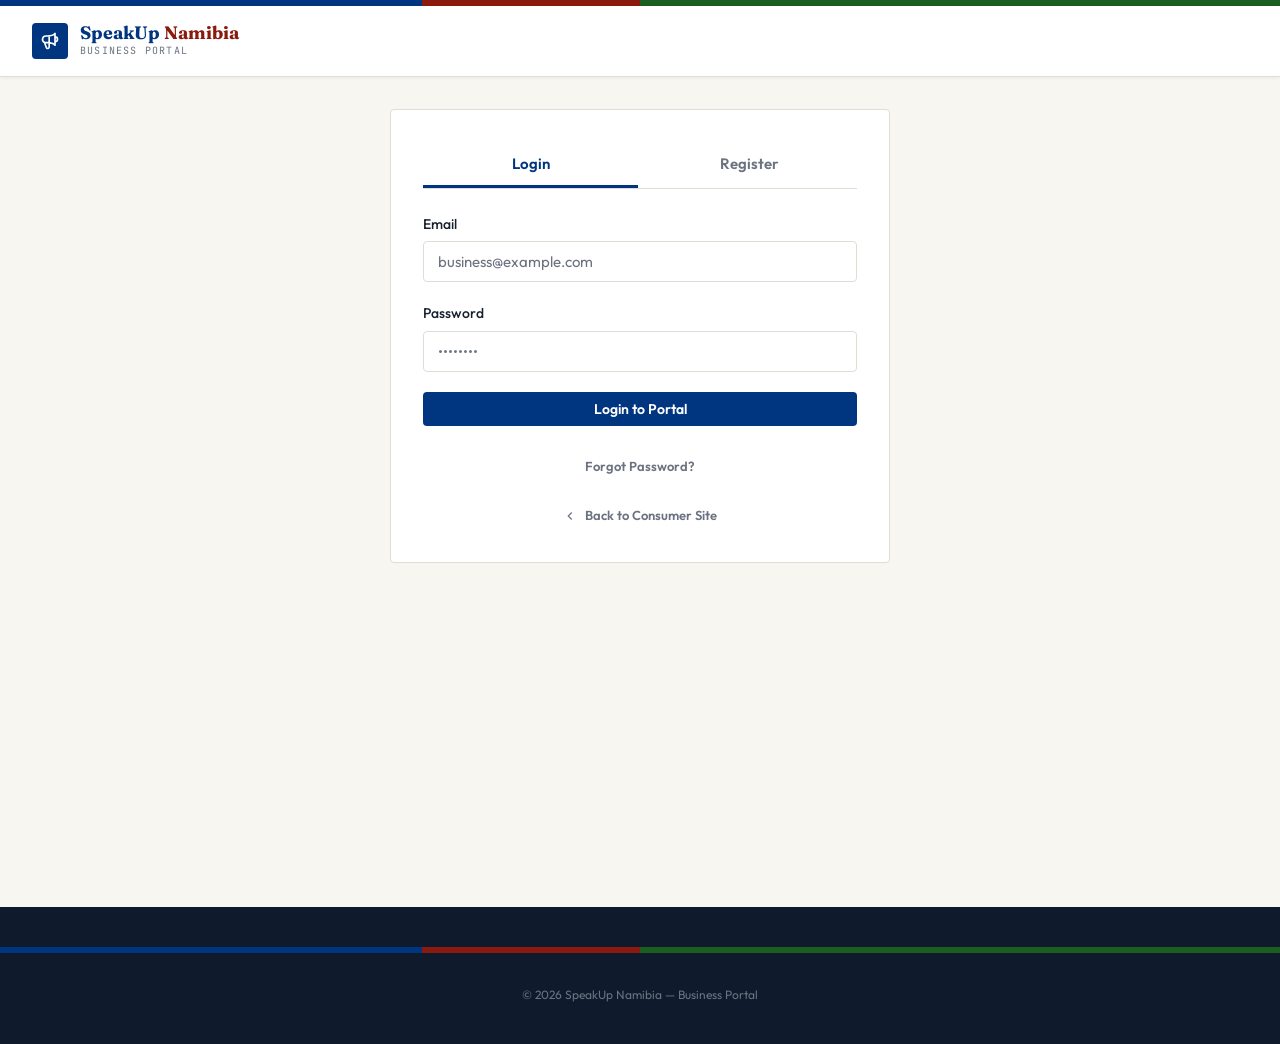
<file: business.html>
<!DOCTYPE html>
<html lang="en">

<head>
    <meta charset="UTF-8">
    <meta name="viewport" content="width=device-width, initial-scale=1.0">
    <title>SpeakUp Namibia - Business Portal</title>
    <link rel="preconnect" href="https://fonts.googleapis.com">
    <link rel="preconnect" href="https://fonts.gstatic.com" crossorigin>
    <link
        href="https://fonts.googleapis.com/css2?family=Fraunces:ital,opsz,wght@0,9..144,400;0,9..144,700;0,9..144,800;1,9..144,400&family=Outfit:wght@400;500;600;700&family=JetBrains+Mono:wght@400;500;600&display=swap"
        rel="stylesheet">
    <link rel="stylesheet" href="style.css">
</head>

<body>
    <div class="flag-stripe"></div>
    <nav id="navbar">
        <div class="container">
            <div class="navbar-inner">
                <div class="logo-wrap">
                    <div class="logo-icon"><svg viewBox="0 0 24 24">
                            <path
                                d="M11 5.882V19.24a1.76 1.76 0 01-3.417.592l-2.147-6.15M18 13a3 3 0 100-6M5.436 13.683A4.001 4.001 0 017 6h1.832c4.1 0 7.625-1.234 9.168-3v14c-1.543-1.766-5.067-3-9.168-3H7a3.988 3.988 0 01-1.564-.317z"
                                stroke-linecap="round" stroke-linejoin="round" />
                        </svg></div>
                    <div>
                        <div class="logo-name">SpeakUp<span>Namibia</span></div>
                        <div class="logo-sub">Business Portal</div>
                    </div>
                </div>
                <button class="hamburger" id="bizHamburger" aria-label="Toggle menu" style="display:none">
                    <svg id="ham-open" width="22" height="22" fill="none" stroke="currentColor" stroke-width="2"
                        viewBox="0 0 24 24">
                        <line x1="3" y1="6" x2="21" y2="6" />
                        <line x1="3" y1="12" x2="21" y2="12" />
                        <line x1="3" y1="18" x2="21" y2="18" />
                    </svg>
                    <svg id="ham-close" width="22" height="22" fill="none" stroke="currentColor" stroke-width="2"
                        viewBox="0 0 24 24" style="display:none">
                        <line x1="18" y1="6" x2="6" y2="18" />
                        <line x1="6" y1="6" x2="18" y2="18" />
                    </svg>
                </button>
            </div>
        </div>
    </nav>
    <div class="biz-layout">
        <aside class="biz-sidebar" id="bizSidebar">
            <div class="biz-sidebar-nav">
                <button class="biz-nav-item active" id="navOverview"><svg fill="none" stroke="currentColor"
                        stroke-width="2" viewBox="0 0 24 24">
                        <line x1="18" y1="20" x2="18" y2="10" />
                        <line x1="12" y1="20" x2="12" y2="4" />
                        <line x1="6" y1="20" x2="6" y2="14" />
                    </svg>Overview</button>
                <button class="biz-nav-item" id="navReviews"><svg fill="none" stroke="currentColor" stroke-width="2"
                        viewBox="0 0 24 24">
                        <path d="M21 15a2 2 0 01-2 2H7l-4 4V5a2 2 0 012-2h14a2 2 0 012 2z" />
                    </svg>My Reviews</button>
                <button class="biz-nav-item" id="navSettings"><svg fill="none" stroke="currentColor" stroke-width="2"
                        viewBox="0 0 24 24">
                        <circle cx="12" cy="12" r="3" />
                        <path
                            d="M19.4 15a1.65 1.65 0 00.33 1.82l.06.06a2 2 0 010 2.83 2 2 0 01-2.83 0l-.06-.06a1.65 1.65 0 00-1.82-.33 1.65 1.65 0 00-1 1.51V21a2 2 0 01-4 0v-.09A1.65 1.65 0 009 19.4a1.65 1.65 0 00-1.82.33l-.06.06a2 2 0 01-2.83-2.83l.06-.06A1.65 1.65 0 004.68 15a1.65 1.65 0 00-1.51-1H3a2 2 0 010-4h.09A1.65 1.65 0 004.6 9a1.65 1.65 0 00-.33-1.82l-.06-.06a2 2 0 012.83-2.83l.06.06A1.65 1.65 0 009 4.68a1.65 1.65 0 001-1.51V3a2 2 0 014 0v.09a1.65 1.65 0 001 1.51 1.65 1.65 0 001.82-.33l.06-.06a2 2 0 012.83 2.83l-.06.06A1.65 1.65 0 0019.4 9a1.65 1.65 0 001.51 1H21a2 2 0 010 4h-.09a1.65 1.65 0 00-1.51 1z" />
                    </svg>Settings</button>
                <button class="biz-nav-item" id="navNotifications" style="position:relative">
                    <svg fill="none" stroke="currentColor" stroke-width="2" viewBox="0 0 24 24">
                        <path d="M18 8A6 6 0 006 8c0 7-3 9-3 9h18s-3-2-3-9"/>
                        <path d="M13.73 21a2 2 0 01-3.46 0"/>
                    </svg>Notifications
                    <span class="notif-badge" id="notifBadge" style="display:none">0</span>
                </button>
                <button class="biz-nav-item" id="navConsumerView"><svg fill="none" stroke="currentColor"
                        stroke-width="2" viewBox="0 0 24 24">
                        <path d="M1 12s4-8 11-8 11 8 11 8-4 8-11 8-11-8-11-8z" />
                        <circle cx="12" cy="12" r="3" />
                    </svg>All Reviews</button>
                <button class="biz-nav-item" id="navRenew" style="display:none"><svg fill="none" stroke="currentColor"
                        stroke-width="2" viewBox="0 0 24 24">
                        <rect x="1" y="4" width="22" height="16" rx="2" ry="2" />
                        <line x1="1" y1="10" x2="23" y2="10" />
                    </svg>Renew Subscription</button>
            </div>
            <div class="biz-sidebar-footer">
                <button class="biz-nav-item" onclick="doLogout()" style="color:var(--nam-red)"><svg fill="none"
                        stroke="currentColor" stroke-width="2" viewBox="0 0 24 24">
                        <path d="M9 21H5a2 2 0 01-2-2V5a2 2 0 012-2h4" />
                        <polyline points="16 17 21 12 16 7" />
                        <line x1="21" y1="12" x2="9" y2="12" />
                    </svg>Logout</button>
            </div>
        </aside>
        <main class="biz-main">
            <div id="portal-container">
                <div style="text-align:center;padding:3rem">
                    <div class="spinner"
                        style="width:40px;height:40px;border:4px solid var(--border);border-top-color:var(--nam-blue);border-radius:50%;animation:spin 0.8s linear infinite;margin:0 auto">
                    </div>
                    <p style="margin-top:1rem;color:var(--fg-muted)">Loading...</p>
                </div>
            </div>
        </main>
    </div>
    <footer>
        <div class="flag-stripe"></div>
        <div class="container" style="padding-top:2rem; text-align:center; font-size:0.75rem; color:var(--fg-muted)">
            <span>© <span id="footer-year"></span> SpeakUp Namibia — Business Portal</span>
        </div>
    </footer>

    <!-- Write Review Modal -->
    <div class="modal-overlay" id="write-review-modal" onclick="closeWriteReviewModal()">
        <div class="modal-box" onclick="event.stopPropagation()" style="max-width:32rem">
            <div class="modal-header">
                <div style="display:flex;align-items:center;gap:0.75rem">
                    <div class="modal-header-icon"><svg viewBox="0 0 24 24" stroke-linecap="round"
                            stroke-linejoin="round">
                            <path d="M11 4H4a2 2 0 00-2 2v14a2 2 0 002 2h14a2 2 0 002-2v-7" />
                            <path d="M18.5 2.5a2.121 2.121 0 013 3L12 15l-4 1 1-4 9.5-9.5z" />
                        </svg></div>
                    <div>
                        <div class="modal-title">Write a Review</div>
                        <div class="modal-sub">Your review will appear publicly</div>
                    </div>
                </div><button class="modal-close" onclick="closeWriteReviewModal()"><svg width="18" height="18"
                        fill="none" stroke="currentColor" stroke-width="2" viewBox="0 0 24 24">
                        <line x1="18" y1="6" x2="6" y2="18" />
                        <line x1="6" y1="6" x2="18" y2="18" />
                    </svg></button>
            </div>
            <div class="modal-body">
                <div class="form-space">
                    <div><label class="label">Business You Are Reviewing <span class="req">*</span></label><input
                            class="input" id="biz-wr-biz" type="text" placeholder="e.g. MTC Namibia, FNB, Shoprite…"
                            autocomplete="off"></div>
                    <div><label class="label">Category <span class="req">*</span></label>
                        <div class="select-wrap"><select class="input" id="biz-wr-cat"
                                style="padding:0.625rem 2.5rem 0.625rem 0.875rem"></select></div>
                    </div>
                    <div><label class="label">Your Rating <span class="req">*</span></label>
                        <div style="display:flex;align-items:center;gap:0.5rem">
                            <div class="stars-input" id="biz-wr-stars"></div><span class="rating-word"
                                id="biz-wr-rating-word"></span>
                        </div>
                    </div>
                    <div><label class="label">Review Title <span class="req">*</span></label><input class="input"
                            id="biz-wr-title" type="text" placeholder="Summarise your experience"></div>
                    <div><label class="label">Your Story <span class="req">*</span></label><textarea
                            class="input textarea" id="biz-wr-content" rows="4"
                            placeholder="Tell us what happened..."></textarea></div>
                    <div><label class="label">Your Name <span class="req">*</span></label><input class="input"
                            id="biz-wr-name" type="text" placeholder="Name shown on the review" readonly
                            style="background:var(--bg)"></div>
                    <div class="modal-footer" style="padding-top:0.5rem"><button class="btn btn-outline"
                            onclick="closeWriteReviewModal()">Cancel</button><button class="btn btn-primary"
                            id="biz-wr-submit" onclick="submitBusinessReview()">Publish Review</button></div>
                </div>
            </div>
        </div>
    </div>

    <!-- Reply Modal -->
    <div class="modal-overlay" id="reply-modal" onclick="closeReplyModal()">
        <div class="modal-box reply-modal" onclick="event.stopPropagation()">
            <div class="modal-header">
                <div>
                    <div class="modal-title">Reply as Verified Business</div>
                    <div class="modal-sub" id="reply-modal-review-title"></div>
                </div><button class="modal-close" onclick="closeReplyModal()"><svg width="18" height="18" fill="none"
                        stroke="currentColor" stroke-width="2" viewBox="0 0 24 24">
                        <line x1="18" y1="6" x2="6" y2="18" />
                        <line x1="6" y1="6" x2="18" y2="18" />
                    </svg></button>
            </div>
            <div class="modal-body">
                <textarea class="input textarea" id="reply-text" rows="4"
                    placeholder="Write your public response as the verified business..."></textarea>
                <div class="modal-footer" style="margin-top:1rem"><button class="btn btn-outline"
                        onclick="closeReplyModal()">Cancel</button><button class="btn btn-primary" id="submit-reply-btn"
                        onclick="submitBusinessReply(this)">Post Reply</button></div>
            </div>
        </div>
    </div>

    <!-- Forgot Password Modal (Enhanced) -->
    <div class="modal-overlay" id="forgot-password-modal" onclick="closeForgotPasswordModal()">
        <div class="modal-box" onclick="event.stopPropagation()" style="max-width:400px">
            <div class="modal-header">
                <div class="modal-title">Reset Password</div>
                <button class="modal-close" onclick="closeForgotPasswordModal()">
                    <svg width="18" height="18" fill="none" stroke="currentColor" stroke-width="2" viewBox="0 0 24 24">
                        <line x1="18" y1="6" x2="6" y2="18" />
                        <line x1="6" y1="6" x2="18" y2="18" />
                    </svg>
                </button>
            </div>
            <div class="modal-body">
                <p style="margin-bottom:1rem; font-size:0.875rem; color:var(--fg-muted);">Enter your registered email. A
                    temporary password will be generated and displayed below.</p>
                <div class="form-space">
                    <div><label class="label">Email</label><input class="input" id="reset-email" type="email"
                            placeholder="business@example.com" onkeydown="if(event.key==='Enter')doResetPassword()">
                    </div>
                    <div id="reset-err" class="form-err" style="display:none"></div>
                    <div id="temp-password-display"
                        style="display:none; margin-top:1rem; text-align:center; background:var(--nam-dark); padding:1.5rem 1rem; border-radius:var(--radius); border:1px solid var(--border);">
                        <div
                            style="font-size:0.7rem; font-weight:700; letter-spacing:0.12em; color:rgba(255,255,255,0.5); margin-bottom:0.5rem; text-transform:uppercase;">
                            Your Temporary Password</div>
                        <div style="font-family:'JetBrains Mono',monospace; font-size:1.625rem; font-weight:800; letter-spacing:3px; word-break:break-all; color:#fff; margin-bottom:1rem; text-shadow:0 0 20px rgba(201,125,16,0.4);"
                            id="temp-pwd-value"></div>
                        <button class="btn btn-gold" style="width:100%; justify-content:center;"
                            onclick="copyTempPassword()">
                            <svg width="14" height="14" fill="none" stroke="currentColor" stroke-width="2.5"
                                viewBox="0 0 24 24">
                                <rect x="9" y="9" width="13" height="13" rx="2" ry="2" />
                                <path d="M5 15H4a2 2 0 01-2-2V4a2 2 0 012-2h9a2 2 0 012 2v1" />
                            </svg>
                            Copy to Clipboard
                        </button>
                    </div>
                    <button class="btn btn-primary" style="width:100%" onclick="doResetPassword()">Generate Temporary
                        Password</button>
                </div>
            </div>
        </div>
    </div>

    <!-- Renewal Reminder Banner (injected by JS) -->
    <div id="renewal-banner" style="display:none"></div>

    <!-- Notification Center Modal -->
    <div class="modal-overlay" id="notifications-modal" onclick="closeNotificationsModal()">
        <div class="modal-box" onclick="event.stopPropagation()" style="max-width:480px">
            <div class="modal-header">
                <div style="display:flex;align-items:center;gap:0.75rem">
                    <div class="modal-header-icon">
                        <svg viewBox="0 0 24 24" fill="none" stroke="currentColor" stroke-width="2" stroke-linecap="round" stroke-linejoin="round">
                            <path d="M18 8A6 6 0 006 8c0 7-3 9-3 9h18s-3-2-3-9"/><path d="M13.73 21a2 2 0 01-3.46 0"/>
                        </svg>
                    </div>
                    <div>
                        <div class="modal-title">Notifications</div>
                        <div class="modal-sub" id="notif-modal-sub">Recent activity</div>
                    </div>
                </div>
                <button class="modal-close" onclick="closeNotificationsModal()">
                    <svg width="18" height="18" fill="none" stroke="currentColor" stroke-width="2" viewBox="0 0 24 24"><line x1="18" y1="6" x2="6" y2="18"/><line x1="6" y1="6" x2="18" y2="18"/></svg>
                </button>
            </div>
            <div class="modal-body" id="notif-list" style="max-height:400px;overflow-y:auto;padding:0">
            </div>
        </div>
    </div>

    <!-- Flag Review Modal -->
    <div class="modal-overlay" id="flag-review-modal" onclick="closeFlagModal()">
        <div class="modal-box" onclick="event.stopPropagation()" style="max-width:420px">
            <div class="modal-header">
                <div style="display:flex;align-items:center;gap:0.75rem">
                    <div class="modal-header-icon" style="background:rgba(201,125,16,0.1)">
                        <svg viewBox="0 0 24 24" fill="none" stroke="var(--nam-gold)" stroke-width="2" stroke-linecap="round" stroke-linejoin="round">
                            <path d="M4 15s1-1 4-1 5 2 8 2 4-1 4-1V3s-1 1-4 1-5-2-8-2-4 1-4 1z"/><line x1="4" y1="22" x2="4" y2="15"/>
                        </svg>
                    </div>
                    <div>
                        <div class="modal-title">Flag Review</div>
                        <div class="modal-sub">Report potentially fraudulent or defamatory content</div>
                    </div>
                </div>
                <button class="modal-close" onclick="closeFlagModal()">
                    <svg width="18" height="18" fill="none" stroke="currentColor" stroke-width="2" viewBox="0 0 24 24"><line x1="18" y1="6" x2="6" y2="18"/><line x1="6" y1="6" x2="18" y2="18"/></svg>
                </button>
            </div>
            <div class="modal-body">
                <div class="form-space">
                    <div style="background:rgba(201,125,16,0.06);border:1px solid rgba(201,125,16,0.25);border-radius:var(--radius);padding:0.875rem;font-size:0.875rem;color:var(--fg)">
                        Flagged reviews are sent to a moderation queue and are not automatically removed. Our team will review within 3-5 business days.
                    </div>
                    <div>
                        <label class="label">Reason for flagging <span class="req">*</span></label>
                        <div class="select-wrap">
                            <select class="input" id="flag-reason">
                                <option value="">Select a reason...</option>
                                <option value="fraudulent">Fraudulent / fake review</option>
                                <option value="defamatory">Defamatory / false statements</option>
                                <option value="competitor">Posted by a competitor</option>
                                <option value="harassment">Harassment or threats</option>
                                <option value="other">Other</option>
                            </select>
                        </div>
                    </div>
                    <div>
                        <label class="label">Additional details</label>
                        <textarea class="input textarea" id="flag-details" rows="3" placeholder="Provide any context that will help our moderation team..."></textarea>
                    </div>
                    <div id="flag-err" class="form-err" style="display:none"></div>
                    <div class="modal-footer">
                        <button class="btn btn-outline" onclick="closeFlagModal()">Cancel</button>
                        <button class="btn" style="background:var(--nam-gold);color:#fff" onclick="submitFlag()">Submit Flag</button>
                    </div>
                </div>
            </div>
        </div>
    </div>

    <!-- Logo Upload Modal -->
    <div class="modal-overlay" id="logo-upload-modal" onclick="closeLogoModal()">
        <div class="modal-box" onclick="event.stopPropagation()" style="max-width:400px">
            <div class="modal-header">
                <div class="modal-title">Upload Logo / Avatar</div>
                <button class="modal-close" onclick="closeLogoModal()">
                    <svg width="18" height="18" fill="none" stroke="currentColor" stroke-width="2" viewBox="0 0 24 24"><line x1="18" y1="6" x2="6" y2="18"/><line x1="6" y1="6" x2="18" y2="18"/></svg>
                </button>
            </div>
            <div class="modal-body">
                <div class="form-space">
                    <div id="logo-preview-wrap" style="text-align:center;padding:1rem 0">
                        <div id="logo-preview-img" style="width:96px;height:96px;border-radius:50%;background:var(--border);margin:0 auto;display:flex;align-items:center;justify-content:center;overflow:hidden;border:2px solid var(--border)">
                            <svg width="36" height="36" fill="none" stroke="var(--fg-muted)" stroke-width="1.5" viewBox="0 0 24 24"><rect x="3" y="3" width="18" height="18" rx="2"/><circle cx="8.5" cy="8.5" r="1.5"/><polyline points="21 15 16 10 5 21"/></svg>
                        </div>
                        <div style="font-size:0.75rem;color:var(--fg-muted);margin-top:0.5rem">JPG, PNG or WebP - Max 2 MB</div>
                    </div>
                    <label class="btn btn-outline" style="cursor:pointer;justify-content:center;width:100%">
                        <svg width="14" height="14" fill="none" stroke="currentColor" stroke-width="2" viewBox="0 0 24 24"><path d="M21 15v4a2 2 0 01-2 2H5a2 2 0 01-2-2v-4"/><polyline points="17 8 12 3 7 8"/><line x1="12" y1="3" x2="12" y2="15"/></svg>
                        Choose Image
                        <input type="file" accept="image/*" id="logo-file-input" style="display:none" onchange="previewLogoUpload(this)">
                    </label>
                    <div id="logo-err" class="form-err" style="display:none"></div>
                    <div class="modal-footer">
                        <button class="btn btn-outline" onclick="closeLogoModal()">Cancel</button>
                        <button class="btn btn-primary" onclick="saveLogoUpload()">Save Logo</button>
                    </div>
                </div>
            </div>
        </div>
    </div>

    <!-- Filtered CSV Export Modal -->
    <div class="modal-overlay" id="csv-export-modal" onclick="closeCsvModal()">
        <div class="modal-box" onclick="event.stopPropagation()" style="max-width:400px">
            <div class="modal-header">
                <div class="modal-title">Export Reviews as CSV</div>
                <button class="modal-close" onclick="closeCsvModal()">
                    <svg width="18" height="18" fill="none" stroke="currentColor" stroke-width="2" viewBox="0 0 24 24"><line x1="18" y1="6" x2="6" y2="18"/><line x1="6" y1="6" x2="18" y2="18"/></svg>
                </button>
            </div>
            <div class="modal-body">
                <div class="form-space">
                    <div style="display:grid;grid-template-columns:1fr 1fr;gap:0.75rem">
                        <div><label class="label">From date</label><input class="input" id="csv-from" type="date"></div>
                        <div><label class="label">To date</label><input class="input" id="csv-to" type="date"></div>
                    </div>
                    <div>
                        <label class="label">Rating filter</label>
                        <div class="select-wrap">
                            <select class="input" id="csv-rating">
                                <option value="all">All ratings</option>
                                <option value="5">5 stars only</option>
                                <option value="4">4 stars only</option>
                                <option value="3">3 stars only</option>
                                <option value="2">2 stars only</option>
                                <option value="1">1 star only</option>
                            </select>
                        </div>
                    </div>
                    <div id="csv-count" style="font-size:0.8125rem;color:var(--fg-muted)"></div>
                    <div class="modal-footer">
                        <button class="btn btn-outline" onclick="closeCsvModal()">Cancel</button>
                        <button class="btn btn-primary" onclick="doFilteredCsvExport()">
                            <svg width="14" height="14" fill="none" stroke="currentColor" stroke-width="2" viewBox="0 0 24 24"><path d="M21 15v4a2 2 0 01-2 2H5a2 2 0 01-2-2v-4"/><polyline points="7 10 12 15 17 10"/><line x1="12" y1="15" x2="12" y2="3"/></svg>
                            Download CSV
                        </button>
                    </div>
                </div>
            </div>
        </div>
    </div>

    <div id="toast-container"></div>

    <!-- Delete Account Modal -->
    <div class="modal-overlay" id="delete-account-modal" onclick="closeDeleteAccountModal()">
        <div class="modal-box" onclick="event.stopPropagation()" style="max-width:400px">
            <div class="modal-header" style="border-bottom-color:rgba(139,26,14,0.2)">
                <div style="display:flex;align-items:center;gap:0.75rem">
                    <div class="modal-header-icon" style="background:rgba(139,26,14,0.1)">
                        <svg viewBox="0 0 24 24" fill="none" stroke="var(--nam-red)" stroke-width="2"
                            stroke-linecap="round" stroke-linejoin="round">
                            <polyline points="3 6 5 6 21 6" />
                            <path d="M19 6l-1 14a2 2 0 01-2 2H8a2 2 0 01-2-2L5 6" />
                            <path d="M10 11v6M14 11v6" />
                            <path d="M9 6V4a1 1 0 011-1h4a1 1 0 011 1v2" />
                        </svg>
                    </div>
                    <div>
                        <div class="modal-title" style="color:var(--nam-red)">Delete Account</div>
                        <div class="modal-sub">This action is permanent and cannot be undone</div>
                    </div>
                </div>
                <button class="modal-close" onclick="closeDeleteAccountModal()">
                    <svg width="18" height="18" fill="none" stroke="currentColor" stroke-width="2" viewBox="0 0 24 24">
                        <line x1="18" y1="6" x2="6" y2="18" />
                        <line x1="6" y1="6" x2="18" y2="18" />
                    </svg>
                </button>
            </div>
            <div class="modal-body">
                <div class="form-space">
                    <div
                        style="background:rgba(139,26,14,0.06);border:1px solid rgba(139,26,14,0.2);border-radius:var(--radius);padding:0.875rem;font-size:0.875rem;color:var(--fg)">
                        Deleting your account will permanently remove your business profile and subscription. Your
                        published reviews will remain visible on the platform.
                    </div>
                    <div>
                        <label class="label">Type your business name to confirm <span class="req">*</span></label>
                        <input class="input" id="delete-confirm-input" type="text"
                            placeholder="Enter exact business name" oninput="onDeleteConfirmInput()"
                            onkeydown="if(event.key==='Enter'&&!document.getElementById('confirm-delete-btn').disabled)confirmDeleteAccount()">
                    </div>
                    <div id="delete-account-err" class="form-err" style="display:none"></div>
                    <div class="modal-footer" style="padding-top:0.25rem">
                        <button class="btn btn-outline" onclick="closeDeleteAccountModal()">Cancel</button>
                        <button class="btn" id="confirm-delete-btn" disabled
                            style="background:var(--nam-red);color:#fff;opacity:0.5;cursor:not-allowed"
                            onclick="confirmDeleteAccount()">
                            Delete Account
                        </button>
                    </div>
                </div>
            </div>
        </div>
    </div>

    <script src="business.js"></script>
</body>

</html>
</file>
<file: style.css>
/* ─── DESIGN SYSTEM ──────────────────────────────────────────────── */
:root {
  --nam-blue: #003580;
  --nam-red: #8b1a0e;
  --nam-green: #1b5e20;
  --nam-gold: #c97d10;
  --nam-sand: #faf8f3;
  --nam-dark: #0f1b2d;
  --fg: #18202e;
  --fg-muted: #6b7280;
  --border: #e0ddd5;
  --card: #ffffff;
  --bg: #f8f6f0;
  --radius: 4px;
  --radius-lg: 4px;
  --radius-xl: 4px;
  --r5: #1b5e20;
  --r4: #2e7d32;
  --r3: #c97d10;
  --r2: #bf360c;
  --r1: #6d1a0a;
}

* {
  box-sizing: border-box;
  margin: 0;
  padding: 0;
}
html {
  scroll-behavior: smooth;
  scroll-padding-top: 76px;
}
body {
  font-family: "Outfit", system-ui, sans-serif;
  background: var(--bg);
  color: var(--fg);
  min-height: 100vh;
  display: flex;
  flex-direction: column;
  line-height: 1.6;
}
.font-display {
  font-family: "Fraunces", Georgia, serif;
}
.font-mono {
  font-family: "JetBrains Mono", monospace;
}

/* ─── CONTAINER ──────────────────────────────────────────────────── */
.container {
  width: 100%;
  max-width: 1280px;
  margin: 0 auto;
  padding: 0 1rem;
}
@media (min-width: 640px) {
  .container {
    padding: 0 1.5rem;
  }
}
@media (min-width: 1024px) {
  .container {
    padding: 0 2rem;
  }
}

/* ─── UTILITIES ──────────────────────────────────────────────────── */
.sr-only {
  position: absolute;
  width: 1px;
  height: 1px;
  padding: 0;
  margin: -1px;
  overflow: hidden;
  clip: rect(0, 0, 0, 0);
  white-space: nowrap;
  border-width: 0;
}
.truncate {
  overflow: hidden;
  text-overflow: ellipsis;
  white-space: nowrap;
}
.line-clamp-2 {
  display: -webkit-box;
  -webkit-line-clamp: 2;
  -webkit-box-orient: vertical;
  overflow: hidden;
}
.line-clamp-3 {
  display: -webkit-box;
  -webkit-line-clamp: 3;
  -webkit-box-orient: vertical;
  overflow: hidden;
}

/* ─── BUTTONS ────────────────────────────────────────────────────── */
.btn {
  display: inline-flex;
  align-items: center;
  justify-content: center;
  gap: 0.5rem;
  border: none;
  border-radius: var(--radius);
  font-family: "Outfit", sans-serif;
  font-weight: 600;
  font-size: 0.875rem;
  line-height: 1;
  cursor: pointer;
  transition: all 0.2s ease;
  text-decoration: none;
}
.btn:disabled {
  opacity: 0.6;
  cursor: not-allowed;
}
.btn-primary {
  background: var(--nam-blue);
  color: #fff;
  padding: 0.625rem 1.25rem;
}
.btn-primary:not(:disabled):hover {
  background: #004499;
  transform: translateY(-1px);
  box-shadow: 0 4px 12px rgba(0, 53, 128, 0.3);
}
.btn-gold {
  background: var(--nam-gold);
  color: var(--nam-dark);
  padding: 0.75rem 1.5rem;
  font-size: 1rem;
}
.btn-gold:not(:disabled):hover {
  background: #b06e0a;
  transform: translateY(-1px);
  box-shadow: 0 4px 12px rgba(201, 125, 16, 0.35);
}
.btn-outline {
  background: transparent;
  color: var(--fg);
  border: 1.5px solid var(--border);
  padding: 0.625rem 1.25rem;
}
.btn-outline:hover {
  border-color: var(--fg-muted);
  background: #f3f0ea;
}
.btn-outline-blue {
  background: transparent;
  color: var(--nam-blue);
  border: 2px solid var(--nam-blue);
  padding: 0.75rem 1.5rem;
  font-size: 1rem;
}
.btn-outline-blue:hover {
  background: rgba(0, 53, 128, 0.06);
  transform: translateY(-1px);
}
.btn-ghost {
  background: transparent;
  color: var(--fg-muted);
  padding: 0.5rem 0.75rem;
}
.btn-ghost:hover {
  background: #f0ece4;
  color: var(--fg);
}
.btn-danger {
  background: rgba(139, 26, 14, 0.08);
  color: var(--nam-red);
  border: 1.5px solid rgba(139, 26, 14, 0.3);
  padding: 0.375rem 0.75rem;
  font-size: 0.8125rem;
}
.btn-danger:hover {
  background: rgba(139, 26, 14, 0.15);
  border-color: var(--nam-red);
  transform: none;
}
.btn-danger:focus-visible {
  outline-color: var(--nam-red);
}
.btn-lg {
  padding: 0.875rem 2rem;
  font-size: 1rem;
  border-radius: var(--radius);
}
.btn-sm {
  padding: 0.375rem 0.75rem;
  font-size: 0.8125rem;
  border-radius: var(--radius);
}
.btn:focus-visible {
  outline: 3px solid var(--nam-blue);
  outline-offset: 2px;
}
.btn-gold:focus-visible {
  outline-color: var(--nam-gold);
}
.btn-outline-blue:focus-visible {
  outline-color: var(--nam-blue);
}

/* ─── FORM ELEMENTS ──────────────────────────────────────────────── */
.input {
  width: 100%;
  padding: 0.625rem 0.875rem;
  border: 1.5px solid var(--border);
  border-radius: var(--radius);
  font-family: "Outfit", sans-serif;
  font-size: 0.9375rem;
  color: var(--fg);
  background: #fff;
  outline: none;
  transition: border-color 0.2s, box-shadow 0.2s;
}
.input:focus {
  border-color: var(--nam-blue);
  box-shadow: 0 0 0 3px rgba(0, 53, 128, 0.12);
}
.input::placeholder {
  color: var(--fg-muted);
}
.input[readonly] {
  background: var(--bg);
  cursor: default;
}
.textarea {
  resize: vertical;
  min-height: 4.5rem;
}
.label {
  display: block;
  font-size: 0.875rem;
  font-weight: 500;
  margin-bottom: 0.375rem;
}
.label .req {
  color: var(--nam-red);
}
.select-wrap {
  position: relative;
}
.select-wrap select {
  appearance: none;
  width: 100%;
  padding: 0.625rem 2.5rem 0.625rem 0.875rem;
  border: 1.5px solid var(--border);
  border-radius: var(--radius);
  font-family: "Outfit", sans-serif;
  font-size: 0.9375rem;
  color: var(--fg);
  background: #fff
    url("data:image/svg+xml,%3Csvg xmlns='http://www.w3.org/2000/svg' width='12' height='12' viewBox='0 0 24 24' fill='none' stroke='%236B7280' stroke-width='2.5'%3E%3Cpolyline points='6 9 12 15 18 9'/%3E%3C/svg%3E")
    no-repeat right 0.875rem center;
  outline: none;
  cursor: pointer;
  transition: border-color 0.2s, box-shadow 0.2s;
}
.select-wrap select:focus {
  border-color: var(--nam-blue);
  box-shadow: 0 0 0 3px rgba(0, 53, 128, 0.12);
}
.input-with-icon {
  position: relative;
}
.input-with-icon .input {
  padding-left: 2.5rem;
}
.input-with-icon .icon {
  position: absolute;
  left: 0.75rem;
  top: 50%;
  transform: translateY(-50%);
  color: var(--fg-muted);
  pointer-events: none;
}
.form-err {
  font-size: 0.8125rem;
  color: var(--nam-red);
  margin-top: 0.25rem;
}

/* ─── CARDS ──────────────────────────────────────────────────────── */
.card {
  background: var(--card);
  border: 1px solid var(--border);
  border-radius: var(--radius);
  box-shadow: 0 1px 3px rgba(0, 0, 0, 0.06);
}

/* ─── FLAG STRIPE ────────────────────────────────────────────────── */
.flag-stripe {
  height: 6px;
  background: linear-gradient(
    to right,
    var(--nam-blue) 33%,
    var(--nam-red) 33% 50%,
    var(--nam-green) 50%
  );
  flex-shrink: 0;
}

/* ─── NAVBAR ─────────────────────────────────────────────────────── */
#navbar {
  position: sticky;
  top: 0;
  z-index: 40;
  background: rgba(255, 255, 255, 0.97);
  backdrop-filter: blur(8px);
  border-bottom: 1px solid var(--border);
  box-shadow: 0 1px 4px rgba(0, 0, 0, 0.06);
}
.navbar-inner {
  display: flex;
  align-items: center;
  justify-content: space-between;
  height: 70px;
  gap: 1rem;
}
.logo-wrap {
  display: flex;
  align-items: center;
  gap: 0.75rem;
}
.logo-icon {
  width: 36px;
  height: 36px;
  background: var(--nam-blue);
  border-radius: var(--radius);
  display: flex;
  align-items: center;
  justify-content: center;
  flex-shrink: 0;
}
.logo-icon svg {
  width: 20px;
  height: 20px;
  color: #fff;
  fill: none;
  stroke: #fff;
  stroke-width: 2;
}
.logo-name {
  font-family: "Fraunces", serif;
  font-weight: 700;
  font-size: 1.125rem;
  color: var(--nam-blue);
  line-height: 1.1;
}
.logo-name span {
  color: var(--nam-red);
  margin-left: 0.25rem;
}
.logo-sub {
  font-family: "JetBrains Mono", monospace;
  font-size: 0.625rem;
  letter-spacing: 0.12em;
  text-transform: uppercase;
  color: var(--fg-muted);
}
.nav-desktop {
  display: none;
  align-items: center;
  gap: 0.5rem;
}
@media (min-width: 768px) {
  .nav-desktop {
    display: flex;
  }
}
.hamburger {
  display: flex;
  padding: 0.5rem;
  background: none;
  border: none;
  cursor: pointer;
  color: var(--fg-muted);
}
.hamburger:hover {
  color: var(--fg);
}
@media (min-width: 768px) {
  .hamburger {
    display: none;
  }
}
#mobile-menu {
  position: fixed;
  inset: 0;
  top: 70px;
  z-index: 39;
  background: rgba(0, 0, 0, 0.4);
  display: none;
}
#mobile-menu.open {
  display: block;
}
.mobile-menu-panel {
  background: #fff;
  border-bottom: 1px solid var(--border);
  padding: 1rem;
  display: flex;
  flex-direction: column;
  gap: 0.75rem;
  box-shadow: 0 4px 16px rgba(0, 0, 0, 0.12);
}

/* ─── HERO ───────────────────────────────────────────────────────── */
#hero {
  position: relative;
  overflow: hidden;
  min-height: 520px;
}
.hero-bg {
  position: absolute;
  inset: 0;
  background-image: url("https://d2xsxph8kpxj0f.cloudfront.net/310519663518434225/ZUHGU2vHwMcoxkRp6mcsdF/hero-namibia-jmA9CoVuQfVFhSaydU75Zy.webp");
  background-size: cover;
  background-position: center;
}
.hero-overlay {
  position: absolute;
  inset: 0;
  background: linear-gradient(
    135deg,
    rgba(15, 27, 45, 0.93) 0%,
    rgba(15, 27, 45, 0.87) 50%,
    rgba(15, 27, 45, 0.77) 100%
  );
}
.hero-content {
  position: relative;
  padding: 5rem 0 4rem;
}
.hero-grid {
  display: grid;
  gap: 3rem;
  align-items: center;
}
@media (min-width: 1024px) {
  .hero-grid {
    grid-template-columns: 1fr 380px;
  }
}
.hero-eyebrow {
  display: flex;
  align-items: center;
  gap: 0.5rem;
  margin-bottom: 1.5rem;
}
.hero-eyebrow-dot {
  width: 6px;
  height: 6px;
  background: var(--nam-gold);
  border-radius: 50%;
}
.hero-eyebrow span {
  font-family: "JetBrains Mono", monospace;
  font-size: 0.6875rem;
  letter-spacing: 0.15em;
  text-transform: uppercase;
  color: var(--nam-gold);
  font-weight: 500;
}
.hero-h1 {
  font-family: "Fraunces", serif;
  font-size: clamp(2.5rem, 6vw, 4.25rem);
  font-weight: 800;
  line-height: 1.04;
  color: #fff;
  margin-bottom: 1.5rem;
}
.hero-h1 em {
  font-style: normal;
  color: var(--nam-gold);
}
.hero-sub {
  font-size: 1.125rem;
  color: rgba(255, 255, 255, 0.78);
  max-width: 28rem;
  line-height: 1.7;
  margin-bottom: 2rem;
}
.hero-ctas {
  display: flex;
  flex-wrap: wrap;
  gap: 0.75rem;
}
.hero-stats {
  display: flex;
  flex-wrap: nowrap;
  gap: 1rem;
  padding-top: 2rem;
  margin-top: 2rem;
  border-top: 1px solid rgba(255, 255, 255, 0.15);
}
.hero-stats > div {
  flex: 1 1 0;
  min-width: 0;
}
.hero-stat-val {
  font-family: "Fraunces", serif;
  font-size: 1.75rem;
  font-weight: 700;
  color: #fff;
  line-height: 1;
  white-space: nowrap;
}
.hero-stat-val.gold {
  color: var(--nam-gold);
}
.hero-stat-val.green {
  color: #81c784;
}
.hero-stat-lbl {
  font-size: 0.75rem;
  color: rgba(255, 255, 255, 0.58);
  margin-top: 0.25rem;
  white-space: nowrap;
}
@media (min-width: 480px) {
  .hero-stat-val {
    font-size: 2rem;
  }
  .hero-stat-lbl {
    font-size: 0.8125rem;
  }
}
.hero-cards {
  display: flex;
  flex-direction: column;
  gap: 1rem;
} /* ← increased gap */
.hero-card-lbl {
  font-family: "JetBrains Mono", monospace;
  font-size: 0.6875rem;
  letter-spacing: 0.14em;
  text-transform: uppercase;
  color: var(--nam-gold);
  margin-bottom: 0.25rem;
}
.hero-mini-card {
  border-radius: var(--radius);
  padding: 1rem;
  border-left: 4px solid;
  background: rgba(255, 255, 255, 0.08);
  backdrop-filter: blur(8px);
}
.hero-mini-biz {
  display: flex;
  align-items: center;
  justify-content: space-between;
  gap: 0.5rem;
  margin-bottom: 0.25rem;
}
.hero-mini-biz-name {
  font-size: 0.875rem;
  font-weight: 600;
  color: #fff;
}
.hero-mini-cat {
  font-size: 0.75rem;
  color: rgba(255, 255, 255, 0.85);
  font-weight: 500;
  margin-bottom: 0.25rem;
}
.hero-mini-snippet {
  font-size: 0.75rem;
  color: rgba(255, 255, 255, 0.62);
  line-height: 1.5;
}
.hero-mini-meta {
  font-family: "JetBrains Mono", monospace;
  font-size: 0.6875rem;
  color: rgba(255, 255, 255, 0.4);
  margin-top: 0.5rem;
}
.star-num {
  font-family: "JetBrains Mono", monospace;
  font-size: 0.8125rem;
  font-weight: 700;
  color: var(--nam-gold);
}
.verified-badge {
  font-family: "JetBrains Mono", monospace;
  font-size: 0.625rem;
  background: rgba(27, 94, 32, 0.3);
  color: #81c784;
  padding: 0.125rem 0.5rem;
  border-radius: 999px;
  font-weight: 600;
}
.view-all-btn {
  background: none;
  border: none;
  cursor: pointer;
  color: var(--nam-gold);
  font-weight: 600;
  font-size: 0.875rem;
  display: flex;
  align-items: center;
  gap: 0.375rem;
  margin-top: 0.5rem;
  font-family: "Outfit", sans-serif;
  transition: opacity 0.2s;
}
.view-all-btn:hover {
  opacity: 0.8;
}

/* ─── PATTERN DIVIDER ────────────────────────────────────────────── */
.pattern-divider {
  height: 64px;
  background: url("https://d2xsxph8kpxj0f.cloudfront.net/310519663518434225/ZUHGU2vHwMcoxkRp6mcsdF/hero-pattern-Q69UWq96UEokvPvBGiHgfD.webp")
    center/cover;
  opacity: 0.6;
}

/* ─── REVIEWS SECTION ────────────────────────────────────────────── */
#reviews-section {
  padding: 3rem 0 4rem;
}
.section-eyebrow {
  font-family: "JetBrains Mono", monospace;
  font-size: 0.6875rem;
  letter-spacing: 0.16em;
  text-transform: uppercase;
  color: var(--nam-red);
  font-weight: 500;
  margin-bottom: 0.5rem;
}
.section-h2 {
  font-family: "Fraunces", serif;
  font-size: clamp(1.75rem, 4vw, 2.5rem);
  font-weight: 700;
}
.reviews-layout {
  display: flex;
  gap: 2rem;
  margin-top: 2rem;
}
.filter-sidebar {
  display: none;
  width: 256px;
  flex-shrink: 0;
  position: sticky;
  top: 84px;
  align-self: flex-start;
}
@media (min-width: 1024px) {
  .filter-sidebar {
    display: block;
  }
}
.filter-box {
  background: var(--card);
  border: 1px solid var(--border);
  border-radius: var(--radius);
  padding: 1.25rem;
  box-shadow: 0 1px 4px rgba(0, 0, 0, 0.06);
}
.filter-title {
  font-weight: 600;
  font-size: 0.9375rem;
  display: flex;
  align-items: center;
  gap: 0.5rem;
  padding-bottom: 1rem;
  border-bottom: 1px solid var(--border);
  margin-bottom: 1.25rem;
}
.filter-group {
  margin-bottom: 1.25rem;
}
.filter-label {
  font-family: "JetBrains Mono", monospace;
  font-size: 0.6875rem;
  letter-spacing: 0.13em;
  text-transform: uppercase;
  color: var(--fg-muted);
  font-weight: 500;
  margin-bottom: 0.5rem;
  display: flex;
  align-items: center;
  gap: 0.375rem;
}
.reviews-main {
  flex: 1;
  min-width: 0;
}
.mobile-filter-btn-wrap {
  display: flex;
  margin-bottom: 1rem;
}
@media (min-width: 1024px) {
  .mobile-filter-btn-wrap {
    display: none;
  }
}
.mobile-filter-panel {
  background: var(--card);
  border: 1px solid var(--border);
  border-radius: var(--radius);
  padding: 1.25rem;
  margin-bottom: 1rem;
  display: none;
}
.mobile-filter-panel.open {
  display: block;
}
.filter-count-badge {
  font-size: 0.6875rem;
  font-weight: 700;
  background: var(--nam-red);
  color: #fff;
  padding: 0.125rem 0.4rem;
  border-radius: 999px;
  margin-left: 0.25rem;
}
.reviews-grid {
  display: grid;
  gap: 1.25rem;
  grid-template-columns: 1fr;
}
@media (min-width: 640px) {
  .reviews-grid {
    grid-template-columns: 1fr 1fr;
  }
}
@media (min-width: 1280px) {
  .reviews-grid {
    grid-template-columns: 1fr 1fr 1fr;
  }
}

/* ─── REVIEW CARD ────────────────────────────────────────────────── */
.review-card {
  background: var(--card);
  border: 1px solid var(--border);
  border-left: 4px solid;
  border-radius: var(--radius);
  box-shadow: 0 1px 3px rgba(0, 0, 0, 0.06);
  display: flex;
  flex-direction: column;
  transition: box-shadow 0.25s, transform 0.25s;
  animation: fadeSlideUp 0.45s ease-out forwards;
  opacity: 0;
}
.review-card:hover {
  box-shadow: 0 4px 16px rgba(0, 0, 0, 0.1);
  transform: translateY(-2px);
}
.review-card.highlight {
  outline: 2px solid var(--nam-blue);
  outline-offset: 1px;
}
.rc-inner {
  padding: 1.25rem;
  display: flex;
  flex-direction: column;
  flex: 1;
}
.rc-header {
  display: flex;
  align-items: flex-start;
  justify-content: space-between;
  gap: 0.75rem;
  margin-bottom: 0.75rem;
}
.rc-biz-name {
  font-weight: 600;
  font-size: 1rem;
  color: var(--fg);
}
.rc-verified {
  display: inline-flex;
  align-items: center;
  gap: 0.25rem;
  font-family: "JetBrains Mono", monospace;
  font-size: 0.6rem;
  background: rgba(27, 94, 32, 0.1);
  color: #1b5e20;
  padding: 0.15rem 0.5rem;
  border-radius: 999px;
  font-weight: 600;
  margin-left: 0.375rem;
  vertical-align: middle;
  white-space: nowrap;
}
.rc-rating-badge {
  display: flex;
  flex-direction: column;
  align-items: center;
  padding: 0.375rem 0.75rem;
  border-radius: var(--radius);
  flex-shrink: 0;
}
.rc-rating-num {
  font-family: "Fraunces", serif;
  font-size: 1.375rem;
  font-weight: 700;
  line-height: 1;
}
.rc-rating-lbl {
  font-family: "JetBrains Mono", monospace;
  font-size: 0.5625rem;
  letter-spacing: 0.08em;
  text-transform: uppercase;
  margin-top: 0.2rem;
}
.rc-stars {
  display: flex;
  gap: 0.125rem;
  margin-bottom: 0.75rem;
}
.rc-stars svg {
  width: 14px;
  height: 14px;
}
.rc-cat {
  display: flex;
  align-items: center;
  gap: 0.375rem;
  font-family: "JetBrains Mono", monospace;
  font-size: 0.6875rem;
  text-transform: uppercase;
  letter-spacing: 0.1em;
  color: var(--fg-muted);
  margin-bottom: 0.75rem;
}
.rc-title {
  font-weight: 600;
  font-size: 0.9375rem;
  margin-bottom: 0.5rem;
  line-height: 1.3;
}
.rc-content {
  font-size: 0.875rem;
  color: var(--fg-muted);
  line-height: 1.6;
  flex: 1;
}
.rc-meta {
  display: flex;
  flex-wrap: wrap;
  gap: 0.75rem;
  align-items: center;
  padding-top: 0.875rem;
  margin-top: 0.875rem;
  border-top: 1px solid var(--border);
  font-size: 0.75rem;
  color: var(--fg-muted);
}
.rc-meta-item {
  display: flex;
  align-items: center;
  gap: 0.375rem;
}
.rc-meta-item svg {
  width: 13px;
  height: 13px;
  flex-shrink: 0;
}
.rc-cta {
  margin-top: 1rem;
  width: 100%;
}

/* ─── CTA SECTION ────────────────────────────────────────────────── */
#cta-section {
  padding: 4rem 0;
  background: url("https://d2xsxph8kpxj0f.cloudfront.net/310519663518434225/ZUHGU2vHwMcoxkRp6mcsdF/hero-pattern-Q69UWq96UEokvPvBGiHgfD.webp")
    center/cover;
}
.cta-box {
  max-width: 42rem;
  margin: 0 auto;
  text-align: center;
}
.cta-eyebrow {
  font-family: "JetBrains Mono", monospace;
  font-size: 0.6875rem;
  letter-spacing: 0.15em;
  text-transform: uppercase;
  color: var(--nam-red);
  font-weight: 500;
  margin-bottom: 0.75rem;
}
.cta-h2 {
  font-family: "Fraunces", serif;
  font-size: clamp(1.75rem, 4vw, 3rem);
  font-weight: 700;
  line-height: 1.15;
  margin-bottom: 1rem;
}
.cta-h2 em {
  font-style: normal;
  color: var(--nam-blue);
}
.cta-p {
  font-size: 1.0625rem;
  color: var(--fg-muted);
  line-height: 1.7;
  max-width: 28rem;
  margin: 0 auto 2rem;
}
.cta-btns {
  display: flex;
  flex-wrap: wrap;
  gap: 1rem;
  justify-content: center;
}

/* ─── FOOTER ─────────────────────────────────────────────────────── */
footer {
  background: var(--nam-dark);
  color: rgba(255, 255, 255, 0.65);
  padding: 2.5rem 0;
  margin-top: auto;
}
.footer-grid {
  display: grid;
  gap: 2rem;
  margin-bottom: 2rem;
}
@media (min-width: 768px) {
  .footer-grid {
    grid-template-columns: 1.4fr 1fr 1fr;
  }
}
.footer-brand {
  max-width: 320px;
}
.footer-logo-row {
  display: flex;
  align-items: center;
  gap: 0.75rem;
  margin-bottom: 0.75rem;
}
.footer-logo-icon {
  width: 32px;
  height: 32px;
  background: var(--nam-gold);
  border-radius: var(--radius);
  display: flex;
  align-items: center;
  justify-content: center;
  flex-shrink: 0;
}
.footer-logo-icon svg {
  width: 16px;
  height: 16px;
  color: var(--nam-dark);
  fill: none;
  stroke: currentColor;
  stroke-width: 2;
}
.footer-name {
  font-family: "Fraunces", serif;
  font-weight: 700;
  color: #fff;
  font-size: 1rem;
}
.footer-desc {
  font-size: 0.875rem;
  line-height: 1.65;
}
.footer-heading {
  font-family: "JetBrains Mono", monospace;
  font-size: 0.6875rem;
  letter-spacing: 0.14em;
  text-transform: uppercase;
  color: var(--nam-gold);
  font-weight: 600;
  margin-bottom: 0.75rem;
}
.footer-list {
  list-style: none;
}
.footer-list li {
  margin-bottom: 0.5rem;
  font-size: 0.875rem;
}
.footer-list span {
  cursor: pointer;
  transition: color 0.2s;
}
.footer-list span:hover {
  color: #fff;
}
.footer-bottom {
  padding-top: 1.5rem;
  border-top: 1px solid rgba(255, 255, 255, 0.08);
  display: flex;
  flex-wrap: wrap;
  align-items: center;
  justify-content: space-between;
  gap: 0.5rem;
  font-size: 0.75rem;
}
.footer-bottom .mono {
  font-family: "JetBrains Mono", monospace;
}

/* ─── MODALS ─────────────────────────────────────────────────────── */
.modal-overlay {
  position: fixed;
  inset: 0;
  z-index: 50;
  background: rgba(0, 0, 0, 0.55);
  display: none;
  align-items: center;
  justify-content: center;
  padding: 1rem;
}
.modal-overlay.open {
  display: flex;
}
.modal-box {
  background: var(--card);
  border-radius: var(--radius);
  box-shadow: 0 20px 60px rgba(0, 0, 0, 0.25);
  width: 100%;
  max-height: 90vh;
  overflow-y: auto;
  animation: slideInRight 0.35s cubic-bezier(0.16, 1, 0.3, 1) forwards;
}
.modal-header {
  display: flex;
  align-items: center;
  justify-content: space-between;
  padding: 1.5rem 1.5rem 1rem;
  border-bottom: 1px solid var(--border);
  position: sticky;
  top: 0;
  background: var(--card);
  z-index: 5;
  border-radius: var(--radius) var(--radius) 0 0;
}
.modal-header-icon {
  width: 36px;
  height: 36px;
  background: var(--nam-blue);
  border-radius: var(--radius);
  display: flex;
  align-items: center;
  justify-content: center;
}
.modal-header-icon svg {
  width: 18px;
  height: 18px;
  stroke: #fff;
  fill: none;
  stroke-width: 2;
}
.modal-title {
  font-family: "Fraunces", serif;
  font-weight: 700;
  font-size: 1.125rem;
  line-height: 1;
}
.modal-sub {
  font-size: 0.75rem;
  color: var(--fg-muted);
  margin-top: 0.25rem;
}
.modal-close {
  width: 36px;
  height: 36px;
  border: none;
  background: none;
  cursor: pointer;
  color: var(--fg-muted);
  border-radius: var(--radius);
  display: flex;
  align-items: center;
  justify-content: center;
  flex-shrink: 0;
  transition: background 0.2s, color 0.2s;
}
.modal-close:hover {
  background: #f0ece4;
  color: var(--fg);
}
.modal-body {
  padding: 1.5rem;
}
.modal-footer {
  display: flex;
  gap: 0.75rem;
  padding-top: 0.5rem;
}
.modal-footer .btn {
  flex: 1;
}

/* Star rating input */
.stars-input {
  display: inline-flex;
  flex-direction: row-reverse;
  gap: 0.25rem;
  align-items: center;
}
.star-btn {
  background: none;
  border: none;
  cursor: pointer;
  padding: 0.125rem;
  transition: transform 0.15s;
}
.star-btn:hover {
  transform: scale(1.15);
}
.star-btn:focus-visible {
  outline: 3px solid var(--nam-blue);
  outline-offset: 2px;
  border-radius: 4px;
}
.star-btn svg {
  width: 32px;
  height: 32px;
  transition: fill 0.12s, stroke 0.12s;
  pointer-events: none;
}
/* Filled state */
.star-btn[data-filled="true"] svg {
  fill: var(--nam-gold);
  stroke: var(--nam-gold);
}
/* Hover cascade: on hover, reset all, then re-fill hovered + preceding (reversed = following) */
.stars-input:hover .star-btn svg {
  fill: none;
  stroke: #c8c0b0;
}
.stars-input .star-btn:hover svg,
.stars-input .star-btn:hover ~ .star-btn svg {
  fill: var(--nam-gold);
  stroke: var(--nam-gold);
}
.rating-word {
  font-size: 0.875rem;
  color: var(--fg-muted);
  margin-left: 0.5rem;
}
.form-space {
  display: flex;
  flex-direction: column;
  gap: 1.25rem;
}

/* Review detail */
.rdt-header {
  position: sticky;
  top: 0;
  background: var(--card);
  z-index: 5;
  border-radius: var(--radius) var(--radius) 0 0;
  border-bottom: 1px solid var(--border);
}
.rdt-color-bar {
  height: 5px;
  border-radius: var(--radius) var(--radius) 0 0;
}
.rdt-header-inner {
  padding: 1.5rem;
}
.rdt-biz-row {
  display: flex;
  align-items: flex-start;
  justify-content: space-between;
  gap: 1rem;
}
.rdt-biz-name {
  font-family: "Fraunces", serif;
  font-weight: 700;
  font-size: 1.375rem;
}
.rdt-stars-row {
  display: flex;
  align-items: center;
  gap: 0.75rem;
  margin-top: 0.375rem;
}
.rdt-stars {
  display: flex;
  gap: 2px;
}
.rdt-stars svg {
  width: 16px;
  height: 16px;
}
.rdt-rating-txt {
  font-family: "JetBrains Mono", monospace;
  font-size: 0.875rem;
  font-weight: 700;
}
.rdt-body {
  padding: 1.5rem;
}
.rdt-meta {
  display: flex;
  flex-wrap: wrap;
  gap: 1rem;
  font-size: 0.875rem;
  color: var(--fg-muted);
  margin-bottom: 1.5rem;
}
.rdt-meta-item {
  display: flex;
  align-items: center;
  gap: 0.375rem;
}
.rdt-meta-item svg {
  width: 14px;
  height: 14px;
}
.rdt-title {
  font-family: "Fraunces", serif;
  font-weight: 700;
  font-size: 1.125rem;
  margin-bottom: 0.75rem;
}
.rdt-content {
  color: var(--fg);
  line-height: 1.75;
}
.discussion-section {
  border-top: 1px solid var(--border);
  margin-top: 1.5rem;
  padding-top: 1.5rem;
}
.discussion-h {
  font-weight: 600;
  display: flex;
  align-items: center;
  gap: 0.5rem;
  margin-bottom: 1.25rem;
  font-size: 1rem;
}
.discussion-h svg {
  width: 16px;
  height: 16px;
}
.comment-form {
  background: var(--bg);
  border-radius: var(--radius);
  padding: 1rem;
  margin-bottom: 1.25rem;
  display: flex;
  flex-direction: column;
  gap: 0.75rem;
}
.comment-item {
  padding: 0.875rem 0;
  border-bottom: 1px solid var(--border);
}
.comment-item:last-child {
  border-bottom: none;
}
.comment-nested {
  margin-left: 1.5rem;
  padding-left: 1rem;
  border-left: 2px solid var(--border);
}
.comment-author {
  font-weight: 600;
  font-size: 0.875rem;
}
.comment-biz-badge {
  font-family: "JetBrains Mono", monospace;
  font-size: 0.6rem;
  background: rgba(27, 94, 32, 0.1);
  color: #1b5e20;
  padding: 0.1rem 0.45rem;
  border-radius: 999px;
  font-weight: 600;
  margin-left: 0.375rem;
}
.comment-date {
  font-family: "JetBrains Mono", monospace;
  font-size: 0.6875rem;
  color: var(--fg-muted);
}
.comment-text {
  font-size: 0.875rem;
  line-height: 1.6;
  margin-top: 0.375rem;
}
.reply-btn {
  background: none;
  border: none;
  cursor: pointer;
  font-size: 0.75rem;
  color: var(--fg-muted);
  display: flex;
  align-items: center;
  gap: 0.375rem;
  margin-top: 0.5rem;
  font-family: "Outfit", sans-serif;
  transition: color 0.2s;
}
.reply-btn:hover {
  color: var(--fg);
}
.reply-form {
  margin-top: 0.75rem;
  display: flex;
  flex-direction: column;
  gap: 0.5rem;
}
.show-more-comments {
  display: flex;
  align-items: center;
  justify-content: center;
  gap: 0.375rem;
  width: 100%;
  background: none;
  border: none;
  cursor: pointer;
  font-size: 0.875rem;
  font-weight: 500;
  color: var(--nam-blue);
  padding-top: 0.75rem;
  font-family: "Outfit", sans-serif;
  transition: opacity 0.2s;
}
.show-more-comments:hover {
  opacity: 0.75;
}

/* How It Works */
#how-works-modal .modal-box {
  max-width: 30rem;
}
/* Reply Modal */
.reply-modal {
  max-width: 36rem;
}
.hiw-step {
  display: flex;
  gap: 1rem;
}
.hiw-step-num-col {
  display: flex;
  flex-direction: column;
  align-items: center;
  flex-shrink: 0;
}
.hiw-icon-box {
  width: 48px;
  height: 48px;
  border-radius: var(--radius);
  display: flex;
  align-items: center;
  justify-content: center;
  flex-shrink: 0;
}
.hiw-icon-box svg {
  width: 20px;
  height: 20px;
}
.hiw-connector {
  width: 1px;
  flex: 1;
  margin-top: 0.5rem;
  background: var(--border);
  min-height: 1rem;
}
.hiw-step-body {
  padding-bottom: 1.5rem;
  flex: 1;
}
.hiw-step-num {
  font-family: "JetBrains Mono", monospace;
  font-size: 0.6875rem;
  letter-spacing: 0.12em;
  text-transform: uppercase;
  font-weight: 500;
  margin-bottom: 0.375rem;
}
.hiw-step-title {
  font-family: "Fraunces", serif;
  font-weight: 700;
  font-size: 1rem;
  margin-bottom: 0.375rem;
}
.hiw-step-desc {
  font-size: 0.875rem;
  color: var(--fg-muted);
  line-height: 1.6;
}
.hiw-img {
  border-radius: var(--radius);
  overflow: hidden;
}
.hiw-img img {
  width: 100%;
  height: 8rem;
  object-fit: cover;
  display: block;
}

/* ─── BUSINESS PORTAL SIDEBAR LAYOUT ─────────────────────────────── */
.biz-layout {
  display: flex;
  min-height: calc(100vh - 70px);
}
.biz-sidebar {
  width: 260px;
  background: var(--card);
  border-right: 1px solid var(--border);
  padding: 1.5rem 0.75rem;
  display: flex;
  flex-direction: column;
  transition: transform 0.25s ease;
  position: fixed;
  top: 70px;
  bottom: 0;
  left: 0;
  z-index: 30;
  overflow-y: auto;
}
@media (max-width: 767px) {
  .biz-sidebar {
    transform: translateX(-100%);
  }
  .biz-sidebar.open {
    transform: translateX(0);
    box-shadow: 4px 0 16px rgba(0, 0, 0, 0.1);
  }
}
.biz-sidebar-nav {
  display: flex;
  flex-direction: column;
  gap: 0.25rem;
  flex: 1;
}
.biz-nav-item {
  display: flex;
  align-items: center;
  gap: 0.75rem;
  padding: 0.75rem 1rem;
  border-radius: var(--radius);
  font-weight: 500;
  color: var(--fg-muted);
  background: none;
  border: none;
  cursor: pointer;
  text-align: left;
  font-size: 0.9375rem;
  transition: all 0.15s;
}
.biz-nav-item:hover {
  background: var(--bg);
  color: var(--fg);
}
.biz-nav-item.active {
  background: var(--nam-blue);
  color: white;
}
.biz-nav-item svg {
  width: 18px;
  height: 18px;
  flex-shrink: 0;
}
.biz-sidebar-footer {
  margin-top: auto;
  padding-top: 1rem;
  border-top: 1px solid var(--border);
}
.biz-main {
  flex: 1;
  margin-left: 260px;
  padding: 2rem 1.5rem;
  transition: margin-left 0.25s ease;
}
@media (max-width: 767px) {
  .biz-main {
    margin-left: 0;
    padding: 1.5rem 1rem;
  }
}

/* Paywall */
.paywall-hero {
  border-radius: var(--radius);
  padding: 1.5rem;
  text-align: center;
  margin-bottom: 1.5rem;
  background: url("https://d2xsxph8kpxj0f.cloudfront.net/310519663518434225/ZUHGU2vHwMcoxkRp6mcsdF/business-portal-bg-ZErq5VqFJ2nxu8oSu6rm7T.webp")
    center/cover;
}
.paywall-inner {
  background: rgba(0, 26, 64, 0.87);
  border-radius: var(--radius);
  padding: 1.5rem;
}
.paywall-price {
  display: flex;
  align-items: flex-end;
  justify-content: center;
  gap: 0.25rem;
  margin-bottom: 0.5rem;
}
.paywall-currency {
  font-family: "JetBrains Mono", monospace;
  font-size: 1.25rem;
  font-weight: 700;
  color: var(--nam-gold);
}
.paywall-amount {
  font-family: "Fraunces", serif;
  font-size: 3.5rem;
  font-weight: 800;
  color: #fff;
  line-height: 1;
}
.paywall-per {
  font-size: 1.0625rem;
  color: var(--nam-gold);
  margin-bottom: 0.25rem;
}
.paywall-desc {
  font-size: 0.8125rem;
  color: rgba(255, 255, 255, 0.6);
}
.benefit-list {
  display: flex;
  flex-direction: column;
  gap: 0.875rem;
  margin-bottom: 1.5rem;
}
.benefit-item {
  display: flex;
  gap: 0.75rem;
}
.benefit-icon {
  width: 32px;
  height: 32px;
  background: rgba(27, 94, 32, 0.1);
  border-radius: var(--radius);
  display: flex;
  align-items: center;
  justify-content: center;
  flex-shrink: 0;
}
.benefit-icon svg {
  width: 15px;
  height: 15px;
  color: #2e7d32;
}
.benefit-title {
  font-weight: 500;
  font-size: 0.875rem;
}
.benefit-desc {
  font-size: 0.75rem;
  color: var(--fg-muted);
  margin-top: 0.125rem;
  line-height: 1.5;
}
.security-note {
  background: var(--bg);
  border-radius: var(--radius);
  padding: 0.875rem 1rem;
  display: flex;
  align-items: center;
  gap: 0.625rem;
  font-size: 0.8125rem;
  color: var(--fg-muted);
  margin-bottom: 1rem;
}
.security-note svg {
  width: 16px;
  height: 16px;
  flex-shrink: 0;
}

/* Dashboard */
.dashboard-container {
  max-width: 100%;
  width: 100%;
}
.biz-card {
  background: var(--card);
  border: 1px solid var(--border);
  border-radius: var(--radius);
  padding: 2rem;
}
@media (max-width: 480px) {
  .biz-card {
    padding: 1.25rem;
  }
}
.biz-info-box {
  background: var(--nam-blue);
  background: linear-gradient(
    135deg,
    rgba(0, 53, 128, 0.08),
    rgba(0, 53, 128, 0.04)
  );
  border: 1px solid rgba(0, 53, 128, 0.2);
  border-left: 3px solid var(--nam-blue);
  border-radius: var(--radius);
  padding: 0.75rem 1rem;
  font-size: 0.875rem;
  color: var(--fg);
}
.biz-info-box strong {
  color: var(--nam-blue);
}
.dash-eyebrow {
  font-family: "JetBrains Mono", monospace;
  font-size: 0.6875rem;
  letter-spacing: 0.12em;
  text-transform: uppercase;
  color: rgba(255, 255, 255, 0.5);
  margin-bottom: 0.25rem;
}
.dashboard-stats {
  display: flex;
  flex-wrap: wrap;
  gap: 1rem;
  margin-bottom: 1.5rem;
}
.dash-stat-card {
  background: var(--card);
  border: 1px solid var(--border);
  border-radius: var(--radius);
  padding: 1rem;
  flex: 1;
  text-align: center;
}
.dash-stat-value {
  font-family: "Fraunces", serif;
  font-size: 2rem;
  font-weight: 700;
}
.dash-stat-label {
  font-size: 0.75rem;
  color: var(--fg-muted);
  text-transform: uppercase;
  letter-spacing: 0.05em;
}

/* Toast */
#toast-container {
  position: fixed;
  bottom: 1.5rem;
  right: 1.5rem;
  z-index: 9999;
  display: flex;
  flex-direction: column;
  gap: 0.5rem;
  pointer-events: none;
}
.toast {
  background: var(--nam-dark);
  color: #fff;
  padding: 0.875rem 1.25rem;
  border-radius: var(--radius);
  font-size: 0.9375rem;
  font-weight: 500;
  box-shadow: 0 8px 24px rgba(0, 0, 0, 0.25);
  display: flex;
  align-items: center;
  gap: 0.625rem;
  animation: toastIn 0.35s cubic-bezier(0.16, 1, 0.3, 1) forwards;
  pointer-events: auto;
  max-width: 22rem;
}
.toast.success .toast-icon {
  color: #81c784;
}
.toast.error .toast-icon {
  color: #ef9a9a;
}
.toast.info .toast-icon {
  color: #64b5f6;
}
.toast-icon svg {
  width: 18px;
  height: 18px;
  flex-shrink: 0;
}
.toast-out {
  animation: toastOut 0.3s ease forwards;
}

/* Animations */
@keyframes fadeSlideUp {
  from {
    opacity: 0;
    transform: translateY(18px);
  }
  to {
    opacity: 1;
    transform: translateY(0);
  }
}
@keyframes slideInRight {
  from {
    opacity: 0;
    transform: translateX(36px);
  }
  to {
    opacity: 1;
    transform: translateX(0);
  }
}
@keyframes toastIn {
  from {
    opacity: 0;
    transform: translateY(12px) scale(0.95);
  }
  to {
    opacity: 1;
    transform: translateY(0) scale(1);
  }
}
@keyframes toastOut {
  to {
    opacity: 0;
    transform: translateY(8px);
  }
}
@keyframes spin {
  to {
    transform: rotate(360deg);
  }
}

/* scrollbar */
::-webkit-scrollbar {
  width: 6px;
}
::-webkit-scrollbar-track {
  background: var(--bg);
}
::-webkit-scrollbar-thumb {
  background: #c8c0b0;
  border-radius: 3px;
}
::-webkit-scrollbar-thumb:hover {
  background: var(--nam-blue);
}

/* Notification Badge */
.notification-badge {
  position: relative;
  margin-right: 0.5rem;
  background: var(--nam-red);
  color: white;
  font-size: 0.7rem;
  font-weight: bold;
  width: 20px;
  height: 20px;
  border-radius: 50%;
  display: flex;
  align-items: center;
  justify-content: center;
}

/* Loading spinner */
.spinner {
  border-radius: 50%;
  animation: spin 0.8s linear infinite;
}

/* Terms checkbox label */
.label input[type="checkbox"] {
  margin-right: 0.5rem;
}

/* Disabled input style */
.input:disabled {
  background: var(--bg);
  color: var(--fg-muted);
  cursor: not-allowed;
}

/* Tabs (Login/Register) */
.tabs {
  display: flex;
  gap: 0.25rem;
  margin-bottom: 1.5rem;
  border-bottom: 1px solid var(--border);
}
.tab-btn {
  flex: 1;
  background: none;
  border: none;
  padding: 0.75rem 0.5rem;
  font-weight: 600;
  font-size: 0.9375rem;
  color: var(--fg-muted);
  cursor: pointer;
  border-bottom: 3px solid transparent;
  transition: all 0.15s;
  font-family: "Outfit", sans-serif;
}
.tab-btn.active {
  color: var(--nam-blue);
  border-bottom-color: var(--nam-blue);
}
.tab-btn:hover:not(.active) {
  color: var(--fg);
  background: rgba(0, 53, 128, 0.03);
}

/* Tabs (Login/Register) */
.tabs {
  display: flex;
  gap: 0.25rem;
  margin-bottom: 1.5rem;
  border-bottom: 1px solid var(--border);
}
.tab-btn {
  flex: 1;
  background: none;
  border: none;
  padding: 0.75rem 0.5rem;
  font-weight: 600;
  font-size: 0.9375rem;
  color: var(--fg-muted);
  cursor: pointer;
  border-bottom: 3px solid transparent;
  transition: all 0.15s;
  font-family: "Outfit", sans-serif;
}
.tab-btn.active {
  color: var(--nam-blue);
  border-bottom-color: var(--nam-blue);
}
.tab-btn:hover:not(.active) {
  color: var(--fg);
  background: rgba(0, 53, 128, 0.03);
}

/* Temporary password display */
#temp-password-display {
  text-align: center;
  background: var(--bg);
  padding: 1rem;
  border-radius: var(--radius);
  border: 1px solid var(--border);
  margin-top: 1rem;
}
#temp-pwd-value {
  font-family: "JetBrains Mono", monospace;
  font-size: 1.5rem;
  font-weight: 700;
  letter-spacing: 2px;
  word-break: break-all;
  user-select: all;
}

/* ─── NEW FEATURE STYLES ─────────────────────────────────────────── */

/* Notification Badge on sidebar bell */
.notif-badge {
  position: absolute;
  top: 6px;
  right: 12px;
  background: var(--nam-red);
  color: #fff;
  font-size: 0.625rem;
  font-weight: 700;
  min-width: 16px;
  height: 16px;
  border-radius: 999px;
  display: flex;
  align-items: center;
  justify-content: center;
  padding: 0 3px;
  line-height: 1;
}

/* Notification list item */
.notif-item {
  display: flex;
  align-items: flex-start;
  gap: 0.75rem;
  padding: 0.875rem 1rem;
  border-bottom: 1px solid var(--border);
  transition: background 0.15s;
}
.notif-item:last-child {
  border-bottom: none;
}
.notif-item:hover {
  background: var(--bg);
}
.notif-item.unread {
  background: rgba(0, 53, 128, 0.04);
}
.notif-icon {
  flex-shrink: 0;
  width: 32px;
  height: 32px;
  border-radius: 50%;
  background: var(--border);
  display: flex;
  align-items: center;
  justify-content: center;
}
.notif-text {
  font-size: 0.8125rem;
  color: var(--fg);
  line-height: 1.45;
}
.notif-time {
  font-size: 0.7rem;
  color: var(--fg-muted);
  margin-top: 0.2rem;
}

/* Renewal reminder banner */
.renewal-banner {
  background: linear-gradient(
    90deg,
    rgba(201, 125, 16, 0.12),
    rgba(201, 125, 16, 0.06)
  );
  border: 1px solid rgba(201, 125, 16, 0.35);
  border-radius: var(--radius);
  padding: 0.75rem 1rem;
  display: flex;
  align-items: center;
  gap: 0.75rem;
  margin-bottom: 1rem;
  font-size: 0.875rem;
}
.renewal-banner svg {
  flex-shrink: 0;
  color: var(--nam-gold);
}

/* Sentiment trend chart */
.trend-chart-wrap {
  background: var(--card);
  border: 1px solid var(--border);
  border-radius: var(--radius);
  padding: 1rem;
  margin-bottom: 1rem;
}
.trend-chart-svg {
  width: 100%;
  overflow: visible;
}

/* Review flagged indicator */
.flagged-badge {
  display: inline-flex;
  align-items: center;
  gap: 0.25rem;
  font-size: 0.675rem;
  font-weight: 700;
  letter-spacing: 0.06em;
  text-transform: uppercase;
  color: var(--nam-gold);
  background: rgba(201, 125, 16, 0.12);
  border: 1px solid rgba(201, 125, 16, 0.25);
  border-radius: 999px;
  padding: 0.15rem 0.5rem;
}

/* Subscription history table */
.sub-history-table {
  width: 100%;
  border-collapse: collapse;
  font-size: 0.8125rem;
}
.sub-history-table th {
  text-align: left;
  padding: 0.5rem 0.75rem;
  background: var(--bg);
  border-bottom: 1px solid var(--border);
  font-weight: 600;
  color: var(--fg-muted);
  font-size: 0.75rem;
  text-transform: uppercase;
  letter-spacing: 0.05em;
}
.sub-history-table td {
  padding: 0.625rem 0.75rem;
  border-bottom: 1px solid var(--border);
  color: var(--fg);
  font-family: "JetBrains Mono", monospace;
  font-size: 0.75rem;
}
.sub-history-table tr:last-child td {
  border-bottom: none;
}

/* Business logo avatar */
.biz-logo-avatar {
  width: 40px;
  height: 40px;
  border-radius: 50%;
  object-fit: cover;
  border: 2px solid var(--border);
  flex-shrink: 0;
}
.biz-logo-placeholder {
  width: 40px;
  height: 40px;
  border-radius: 50%;
  background: var(--nam-dark);
  color: #fff;
  display: flex;
  align-items: center;
  justify-content: center;
  font-size: 0.875rem;
  font-weight: 700;
  flex-shrink: 0;
  border: 2px solid var(--border);
}

/* Pause subscription style */
.pause-banner {
  background: rgba(0, 53, 128, 0.06);
  border: 1px solid rgba(0, 53, 128, 0.2);
  border-radius: var(--radius);
  padding: 0.75rem 1rem;
  font-size: 0.875rem;
  display: flex;
  align-items: center;
  gap: 0.75rem;
  margin-bottom: 1rem;
}

/* Latest reviews spacing */
.reviews-latest-list > .review-card {
  margin-bottom: 1rem;
}
.reviews-latest-list > .review-card:last-child {
  margin-bottom: 0;
}

/* Response rate metric */
.response-rate-arc {
  width: 80px;
  height: 80px;
  flex-shrink: 0;
}
</file>
